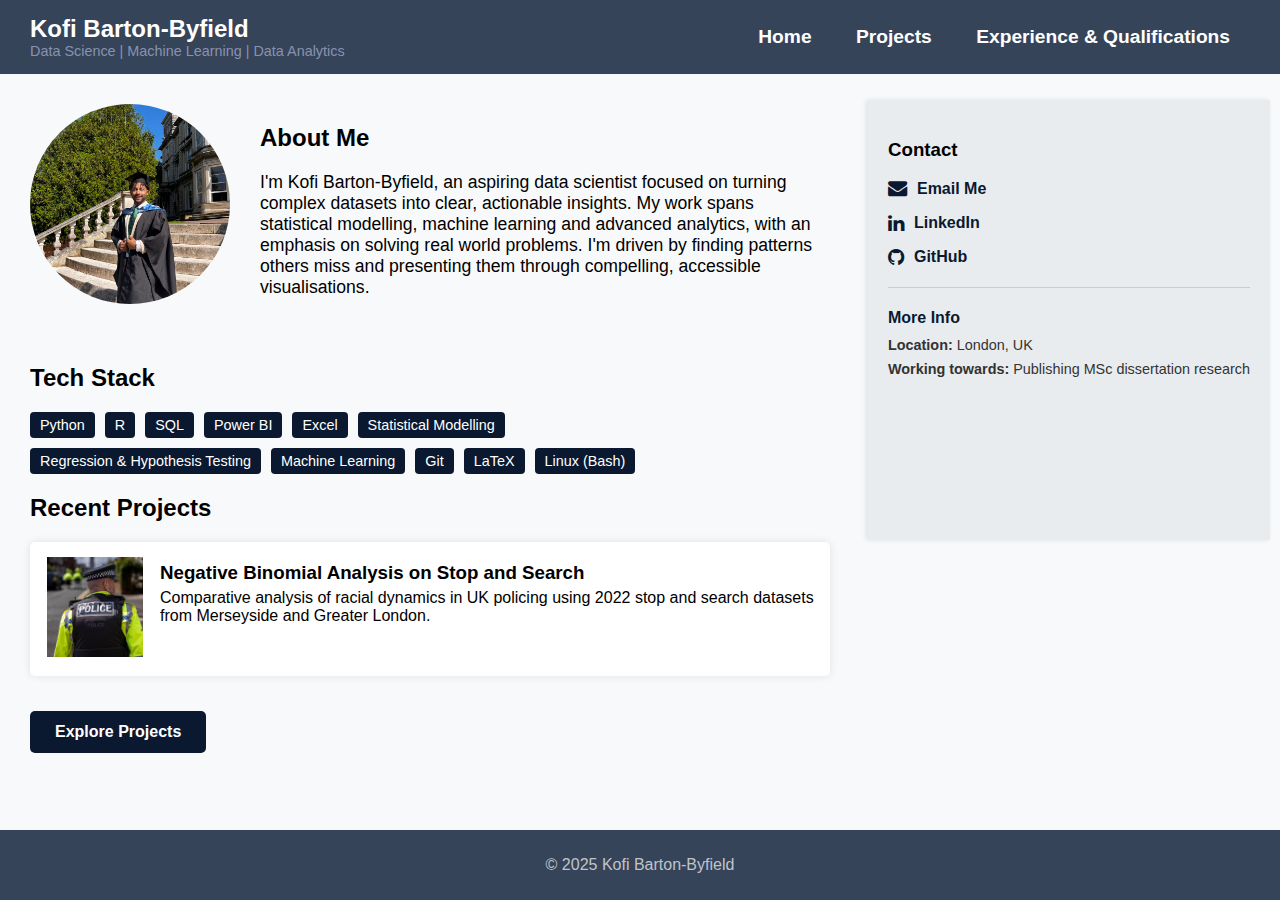
<file: index.html>
<!DOCTYPE html>
<html lang="en">
<head>
    <meta charset="UTF-8">
    <meta name="viewport" content="width=device-width, initial-scale=1.0">
    <title>Kofi Barton-Byfield | Portfolio</title>
    <link rel="stylesheet" href="styles.css">
    <link href="https://cdnjs.cloudflare.com/ajax/libs/font-awesome/4.7.0/css/font-awesome.min.css" rel="stylesheet">
    <link rel="icon" type="image/x-icon" href="Images/k.png">


</head>

<body>
    <header class="main-header">
        <div class="logo-title">
            <h1>Kofi Barton-Byfield</h1>
            <p>Data Science | Machine Learning | Data Analytics</p>
        </div>
        <nav class="main-nav">
            <a href="index.html">Home</a>
            <a href="projects.html">Projects</a>
            <a href="experience.html">Experience & Qualifications</a>
        </nav>
    </header>

       <main class="content">
        <!-- About Me Section -->
        <section class="about-me">
            <div class="about-container">
                <div class="photo-carousel">
                    <img src="Images/kofi_graduation.JPEG" class="active" alt="Kofi Barton-Byfield">
                    <img src="Images/kofi_rugby.jpg" alt="Kofi Barton-Byfield">
                    <img src="Images/kofi_rugby_II.JPEG" alt="Kofi Barton-Byfield">
                </div>
                <div class="about-text">
                    <h2>About Me</h2>
                    <p>
                      I'm Kofi Barton-Byfield, an aspiring data scientist focused on turning complex datasets into clear, actionable insights. My work spans statistical modelling, machine learning and advanced analytics, with an emphasis on solving real world problems. I'm driven by finding patterns others miss and presenting them through compelling, accessible visualisations.
                    </p>
                </div>
            </div>
        </section>

        <!-- Skills Section -->
        <section class="skills">
            <h2>Tech Stack</h2>
            <div class="skills-list">
                <span>Python </span>
                <span>R</span>
                <span>SQL</span>
                <span>Power BI</span>
                <span>Excel</span>
                <span>Statistical Modelling</span>
                <span>Regression & Hypothesis Testing</span>
                <span>Machine Learning</span>
                <span>Git</span>
                <span>LaTeX</span>
                <span>Linux (Bash)</span>
            </div>
        </section>



        <!-- Featured Projects -->
        <section class="featured-projects">
            <h2>Recent Projects</h2>
            <a href="Projects/Dissertation.pdf" class="project-card-link">
                <article class="project-card">
                    <div class="project-icon">
                        <img src="Images/police.jpg" alt="Machine Learning Icon">
                    </div>
                    <div class="project-text">
                        <h3>Negative Binomial Analysis on Stop and Search</h3>
                        <p>Comparative analysis of racial dynamics in UK policing using 2022 stop and search datasets from Merseyside and Greater London.</p>
                    </div>
                </article>
            </a>
        </section>

        <!-- Call to Action -->
        <section class="cta">
            <a href="projects.html" class="cta-button">Explore Projects</a>
        </section>
    </main>

    <!-- Contact Sidebar -->
<aside class="contact-sidebar">
    <h3>Contact</h3>
    <ul class="contact-list">
        <li>
            <a href="mailto:kbartonbyfield@gmail.com" target="_blank">
                <i class="fa fa-envelope" aria-hidden="true"></i> Email Me
            </a>
        </li>
        <li>
            <a href="https://www.linkedin.com/in/kofi-barton-byfield-b7b83a293/" target="_blank">
                <i class="fa fa-linkedin" aria-hidden="true"></i> LinkedIn
            </a>
        </li>
        <li>
            <a href="https://github.com/KofiBartonByfield" target="_blank">
                <i class="fa fa-github" aria-hidden="true"></i> GitHub
            </a>
        </li>
    </ul>


    <hr class="sidebar-divider">

    <div class="sidebar-extra">
        <h4>More Info</h4>
        <ul>
            <li><strong>Location:</strong> London, UK</li>
            <li><strong>Working towards:</strong> Publishing MSc dissertation research</li>
        </ul>
    </div>
              
</aside>

    <footer class="main-footer">
        <p>© 2025 Kofi Barton-Byfield</p>
    </footer>

    <!-- Photo Carousel Script -->
    <script>
        let index = 0;
        const images = document.querySelectorAll('.photo-carousel img');
        function cycleImages() {
            images[index].classList.remove('active');
            index = (index + 1) % images.length;
            images[index].classList.add('active');
        }
        setInterval(cycleImages, 5000);
    </script>
</body>
</html>
</file>
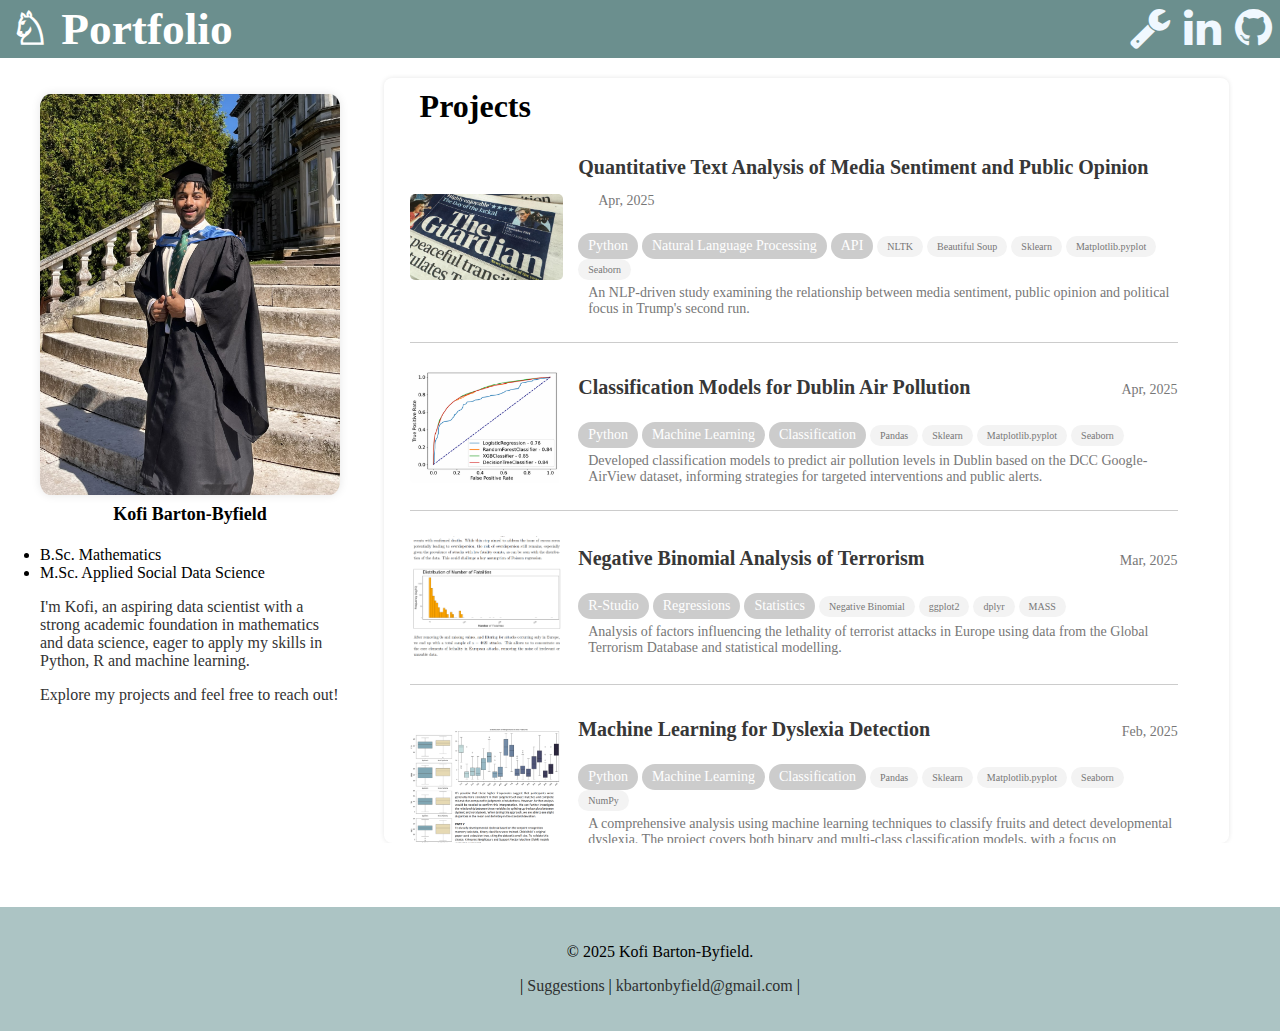
<file: old/index.html>
<html></html>
  <head>
    <meta name="image" property="og:image" content="Pages/preview-image.png">
    <meta http-equiv="refresh" content="0; url=Pages/home.html">
</head>
  <body>
  </body>
</html>
</file>
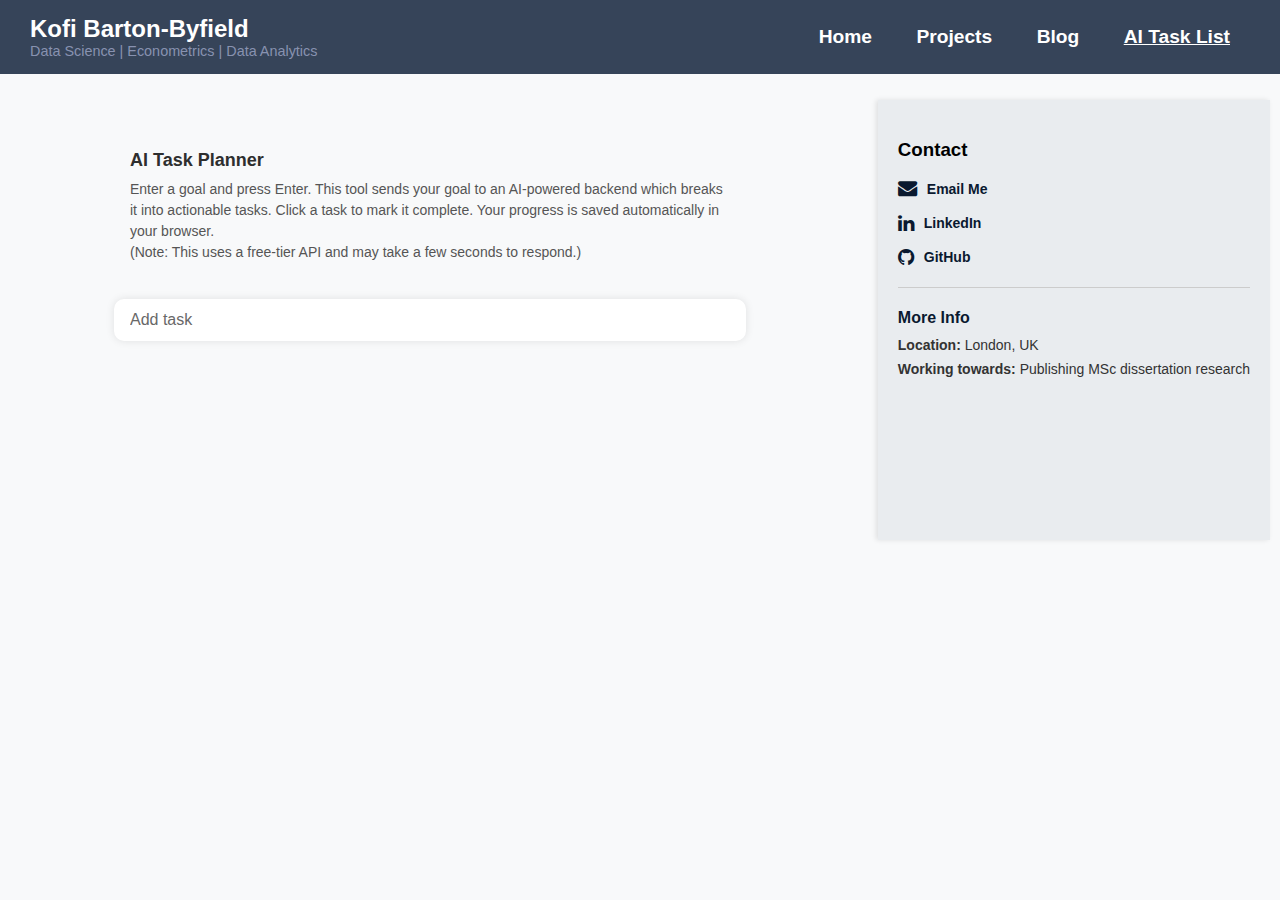
<file: AIList.html>
<!DOCTYPE html>
<html lang="en">
<head>
    <meta charset="UTF-8">
    <meta name="viewport" content="width=device-width, initial-scale=1.0">
    <title>Kofi Barton-Byfield | Portfolio</title>
    <link rel="stylesheet" href="styles.css">
    <link href="https://cdnjs.cloudflare.com/ajax/libs/font-awesome/4.7.0/css/font-awesome.min.css" rel="stylesheet">
    <link rel="icon" type="image/x-icon" href="Images/icon.png">


<style>


    h1 {
      
        color: #fff;
        margin-bottom: 20px;
    }

    .main-header {
        display: flex;
        justify-content: space-between;
        align-items: center;
        background-color: #364459;
        color: #fff;
        padding: 15px 30px;
    }
    #goalInput {
        display: block;
        width: 100%;
        max-width: 600px;
        margin: 20px auto 20px auto;
        padding: 12px 16px;
        font-size: 16px;
        border-radius: 10px;
        border: none;
        outline: none;
        /* background-color: #797878; */
        /* color: #e0e0e0; */
        box-shadow: 0 0 8px rgba(0,0,0,0.1)

    }

    #goalInput::placeholder {
        color: #686868;
    }

    .task-block {
        /* background-color: #162039; */
        border-radius: 8px;
        padding: 5px 15px 15px 15px;
        margin: 10px auto;
        max-width: 600px;
        position: relative;
        transition: transform 0.1s;
        box-shadow: 0 0 8px rgba(0,0,0,0.1)

    }

    .task-block:hover {
        transform: scale(1.01);
    }

    .goal-header {
        display: flex;
        justify-content: space-between;
        align-items: center;
        /* margin-bottom: 10px; */
    }

    .goal-header h3 {
        font-size: 18px;
        color: #2e2e2e;
        margin: 0;
    }

    .delete-btn {
        color: #ff6b6b;
        background: none;
        border: none;
        cursor: pointer;
        font-size: 18px;
        transition: color 0.2s;
    }

    /* .delete-btn:hover {
        color: #ff3b3b;
    } */

    ul { 
        list-style-type: none; 
        padding-left: 0; 
        margin: 0;
    }

    li { 
        margin: 4px 0;
        /* padding: 6px 10px; */
        /* background-color: #1b2a41; */
        border-radius: 6px;
        cursor: pointer;
        font-size: 14px;
        transition: background-color 0.2s;
        color: rgb(102, 102, 102);
    }

    /* li:hover {
        background-color: #0f1928;
    } */

    li.done { 
        text-decoration: line-through; 
        color: #7a8ca3; 
        /* background-color: #0d1420; */
    }

    .spinner {
        border: 4px solid #162039;
        border-top: 4px solid #a3cef1;
        border-radius: 50%;
        width: 30px;
        height: 30px;
        animation: spin 1s linear infinite;
        margin: 10px auto;
    }

    @keyframes spin {
        0% { transform: rotate(0deg);}
        100% { transform: rotate(360deg);}
    }

.intro-panel {
    max-width: 600px;
    margin: 30px auto 20px auto;
    padding: 16px 20px;
    /* background-color: #f5f7fa; */
    border-radius: 10px;
    /* box-shadow: 0 0 8px rgba(0,0,0,0.08); */
}

.intro-panel h2 {
    margin: 0 0 8px 0;
    font-size: 18px;
    color: #2e2e2e;
}

.intro-panel p {
    margin: 0;
    font-size: 14px;
    color: #555;
    line-height: 1.5;
}


</style>
</head>
<body>
    <header class="main-header">
        <div class="logo-title">
            <h1>Kofi Barton-Byfield</h1>
            <p>Data Science | Econometrics | Data Analytics</p>
        </div>
        <nav class="main-nav">
            <a href="index.html">Home</a>
            <a href="projects.html">Projects</a>
            <a href="blogs.html">Blog</a>
            <a href="AIList.html" class="active">AI Task List</a>
        </nav>
        </nav>
    </header>
    <!-- <h1>Start Doing!</h1> -->
    <main class="content">
        <section class="projects">

    <div class="intro-panel">
        <h2>AI Task Planner</h2>
        <p>
            Enter a goal and press Enter. This tool sends your goal to an AI-powered backend
            which breaks it into actionable tasks. Click a task to mark it complete.
            Your progress is saved automatically in your browser.

        </p>
        <p>
            (Note: This uses a free-tier API and may take a few seconds to respond.)
        </p>
    </div>



<input type="text" id="goalInput" placeholder="Add task">

<div id="allTasks"></div>

      </section>
    </main>

 <!-- Contact Sidebar -->
<aside class="contact-sidebar">
    <h3>Contact</h3>
    <ul class="contact-list">
        <li>
            <a href="mailto:kbartonbyfield@gmail.com" target="_blank">
                <i class="fa fa-envelope" aria-hidden="true"></i> Email Me
            </a>
        </li>
        <li>
                <a href="https://www.linkedin.com/in/kofi-barton-byfield-b7b83a293/" target="_blank" rel="noopener noreferrer">
                <i class="fa fa-linkedin" aria-hidden="true"></i> LinkedIn
            </a>
        </li>
        <li>
                <a href="https://github.com/KofiBartonByfield" target="_blank" rel="noopener noreferrer">
                <i class="fa fa-github" aria-hidden="true"></i> GitHub
            </a>
        </li>
    </ul>

  
    <hr class="sidebar-divider">

    <div class="sidebar-extra">
        <h4>More Info</h4>
        <ul>
            <li><strong>Location:</strong> London, UK</li>
            <li><strong>Working towards:</strong> Publishing MSc dissertation research</li>
        </ul>
    </div>
              
</aside>

    <!-- <footer class="main-footer">
        <p>© 2025 Kofi Barton-Byfield</p>
    </footer> -->

<script>
const goalInput = document.getElementById('goalInput');
const allTasks = document.getElementById('allTasks');

// Load saved tasks from localStorage
window.addEventListener('DOMContentLoaded', () => {
    const saved = JSON.parse(localStorage.getItem('goalTasks') || '[]');
    saved.forEach(item => renderGoal(item.goal, item.tasks));
});

goalInput.addEventListener('keypress', function(e) {
    if (e.key === 'Enter') {
        e.preventDefault();
        const goalText = goalInput.value.trim();
        if (!goalText) return;
        addGoal(goalText);
        goalInput.value = '';
    }
});

// Add a new goal and fetch tasks
async function addGoal(goal) {
    const tasks = []; // Initially empty
    renderGoal(goal, tasks, true); // Render immediately with loader

    try {
        const res = await fetch("https://goal-to-action-api.onrender.com/plan", {
            method: "POST",
            headers: { "Content-Type": "application/json" },
            body: JSON.stringify({ goal })
        });
        const data = await res.json();
        updateGoalTasks(goal, data.tasks);
    } catch (err) {
        alert('Failed to fetch tasks. Try again.');
        updateGoalTasks(goal, []);
    }
}

// Render a goal block
function renderGoal(goal, tasks = [], showLoader = false) {
    const block = document.createElement('div');
    block.className = 'task-block';

    const header = document.createElement('div');
    header.className = 'goal-header';

    const goalTitle = document.createElement('h3');
    goalTitle.textContent = goal;

    const deleteBtn = document.createElement('button');
    deleteBtn.className = 'delete-btn';
    deleteBtn.innerHTML = '🗑';
    deleteBtn.onclick = () => {
        block.remove();
        saveTasksToLocalStorage();
    };

    header.appendChild(goalTitle);
    header.appendChild(deleteBtn);
    block.appendChild(header);

    const ul = document.createElement('ul');
    tasks.forEach(task => {
        const li = document.createElement('li');
        li.textContent = task.title || task.order + '. ' + task.title;
        if (task.done) li.classList.add('done');
        li.onclick = () => {
            li.classList.toggle('done');
            saveTasksToLocalStorage();
        };
        ul.appendChild(li);
    });
    block.appendChild(ul);

    if (showLoader) {
        const loader = document.createElement('div');
        loader.className = 'spinner';
        loader.id = 'loader-' + goal;
        block.appendChild(loader);
    }

    allTasks.appendChild(block);
    saveTasksToLocalStorage();
}

// Update tasks for an existing goal
function updateGoalTasks(goal, tasks) {
    const block = Array.from(document.querySelectorAll('.task-block')).find(b => b.querySelector('h3').textContent === goal);
    if (!block) return;

    const loader = block.querySelector('.spinner');
    if (loader) loader.remove();

    const ul = block.querySelector('ul');
    ul.innerHTML = '';
    tasks.forEach((task, i) => {
        const li = document.createElement('li');
        li.textContent = `${i + 1}. ${task.title}`;
        li.onclick = () => {
            li.classList.toggle('done');
            saveTasksToLocalStorage();
        };
        ul.appendChild(li);
    });

    saveTasksToLocalStorage();
}

// Save all goals/tasks to localStorage
function saveTasksToLocalStorage() {
    const blocks = document.querySelectorAll('.task-block');
    const data = Array.from(blocks).map(block => {
        const goal = block.querySelector('h3').textContent;
        const tasks = Array.from(block.querySelectorAll('li')).map(li => ({
            title: li.textContent,
            done: li.classList.contains('done')
        }));
        return { goal, tasks };
    });
    localStorage.setItem('goalTasks', JSON.stringify(data));
}
</script>
</body>
</html>
</file>
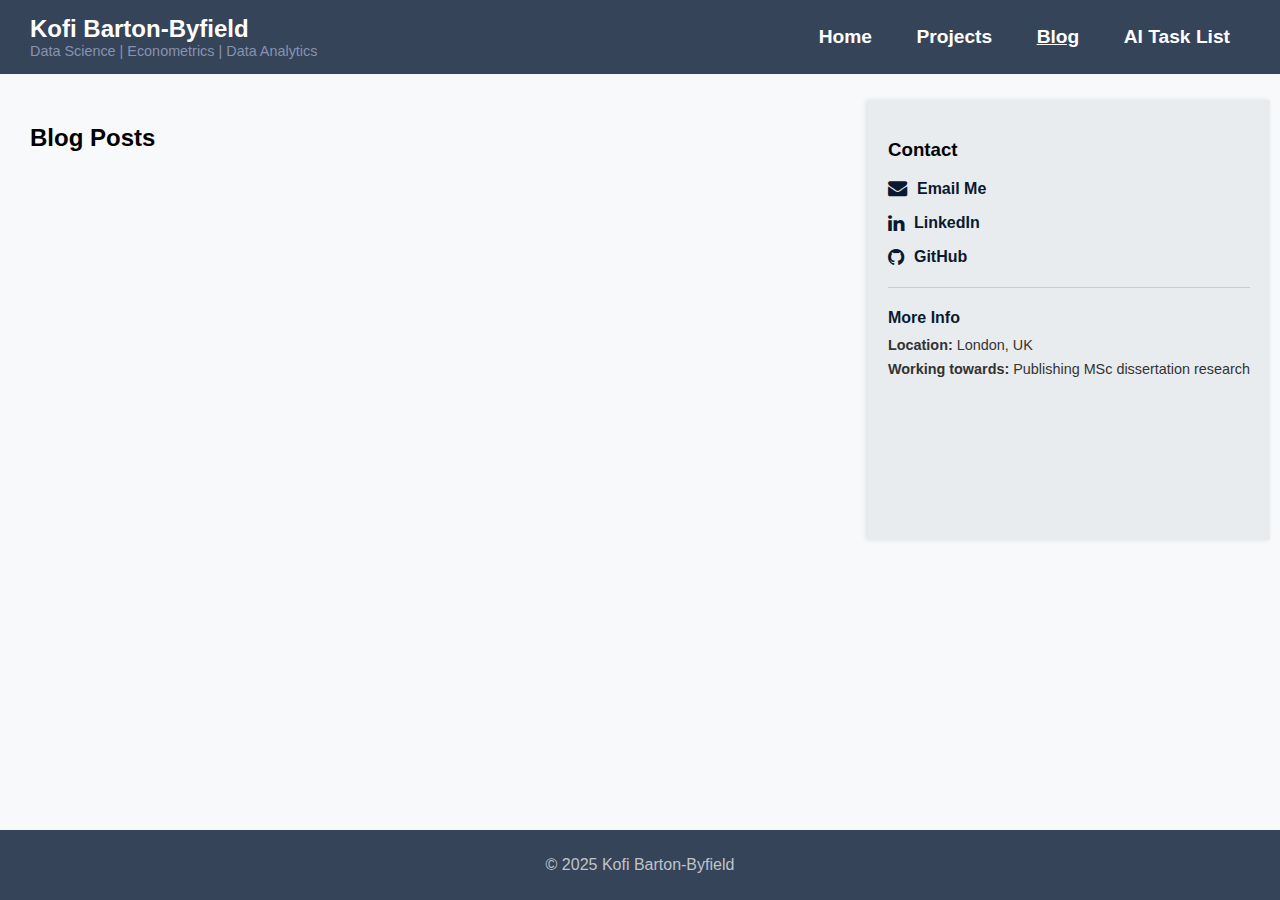
<file: blogs.html>
<!DOCTYPE html>
<html lang="en">
<head>
    <meta charset="UTF-8">
    <meta name="viewport" content="width=device-width, initial-scale=1.0">
    <title>Blogs</title>
    <link rel="stylesheet" href="styles.css">
    <link href="https://cdnjs.cloudflare.com/ajax/libs/font-awesome/4.7.0/css/font-awesome.min.css" rel="stylesheet">
    <link rel="icon" type="image/x-icon" href="Images/icon.png">


</head>
<body>
    <header class="main-header">
        <div class="logo-title">
            <h1>Kofi Barton-Byfield</h1>
            <p>Data Science | Econometrics | Data Analytics</p>
        </div>
        <nav class="main-nav">
            <a href="index.html">Home</a>
            <a href="projects.html">Projects</a>
            <a href="blogs.html" class="active">Blog</a>
            <a href="AIList.html">AI Task List</a>
        </nav>
    </header>

<main class="content">
    <h2>Blog Posts</h2>
    <ul id="blog-list"></ul>
</main>

<script>
const repoOwner = "KofiBartonByfield";
const repoName = "KofiBartonByfield.github.io";
const folderPath = "blogs";

const blogList = document.getElementById("blog-list");

// Format date nicely → 05/09/2025 → 5 Sep 2025
function formatDate(dd, mm, yyyy) {
    const months = ["Jan", "Feb", "Mar", "Apr", "May", "Jun",
                    "Jul", "Aug", "Sep", "Oct", "Nov", "Dec"];
    return `${parseInt(dd)} ${months[parseInt(mm) - 1]} ${yyyy}`;
}

// Convert to Title Case
function toTitleCase(str) {
    return str.replace(/\w\S*/g, (word) => {
        return word.charAt(0).toUpperCase() + word.slice(1);
    });
}

// Fetch blog list
async function fetchBlogList() {
    const url = `https://api.github.com/repos/${repoOwner}/${repoName}/contents/${folderPath}`;
    const response = await fetch(url);
    const data = await response.json();

    const blogs = data
        .filter(file => file.name.endsWith(".txt"))
        .sort((a, b) => {
            const dateA = a.name.match(/_(\d{2})(\d{2})(\d{4})/);
            const dateB = b.name.match(/_(\d{2})(\d{2})(\d{4})/);
            const dA = new Date(`${dateA[3]}-${dateA[2]}-${dateA[1]}`);
            const dB = new Date(`${dateB[3]}-${dateB[2]}-${dateB[1]}`);
            return dB - dA;
        });

    // Display titles and dates
    blogs.forEach(blog => {
        const title = toTitleCase(
            blog.name.replace(/_\d{8}\.txt$/, "").replace(/_/g, " ")
        );
        const dateMatch = blog.name.match(/_(\d{2})(\d{2})(\d{4})/);
        const date = formatDate(dateMatch[1], dateMatch[2], dateMatch[3]);

        const li = document.createElement("li");
        const link = document.createElement("a");
        link.href = `https://github.com/${repoOwner}/${repoName}/blob/main/${folderPath}/${blog.name}`;
        link.target = "_blank";
        link.textContent = `${title} — ${date}`;
        li.appendChild(link);
        blogList.appendChild(li);
    });
}

fetchBlogList();
</script>


    <aside class="contact-sidebar">
        <h3>Contact</h3>
        <ul class="contact-list">
            <li>
                <a href="mailto:kbartonbyfield@gmail.com" target="_blank">
                    <i class="fa fa-envelope" aria-hidden="true"></i> Email Me
                </a>
            </li>
            <li>
                    <a href="https://www.linkedin.com/in/kofi-barton-byfield-b7b83a293/" target="_blank" rel="noopener noreferrer">
                    <i class="fa fa-linkedin" aria-hidden="true"></i> LinkedIn
                </a>
            </li>
            <li>
                    <a href="https://github.com/KofiBartonByfield" target="_blank" rel="noopener noreferrer">
                    <i class="fa fa-github" aria-hidden="true"></i> GitHub
                </a>
            </li>
        </ul>


        <hr class="sidebar-divider">

        <div class="sidebar-extra">
            <h4>More Info</h4>
            <ul>
                <li><strong>Location:</strong> London, UK</li>
                <li><strong>Working towards:</strong> Publishing MSc dissertation research</li>
            </ul>
        </div>
                
    </aside>

    <footer class="main-footer">
        <p>© 2025 Kofi Barton-Byfield</p>
    </footer>
</body>
</html>
</file>
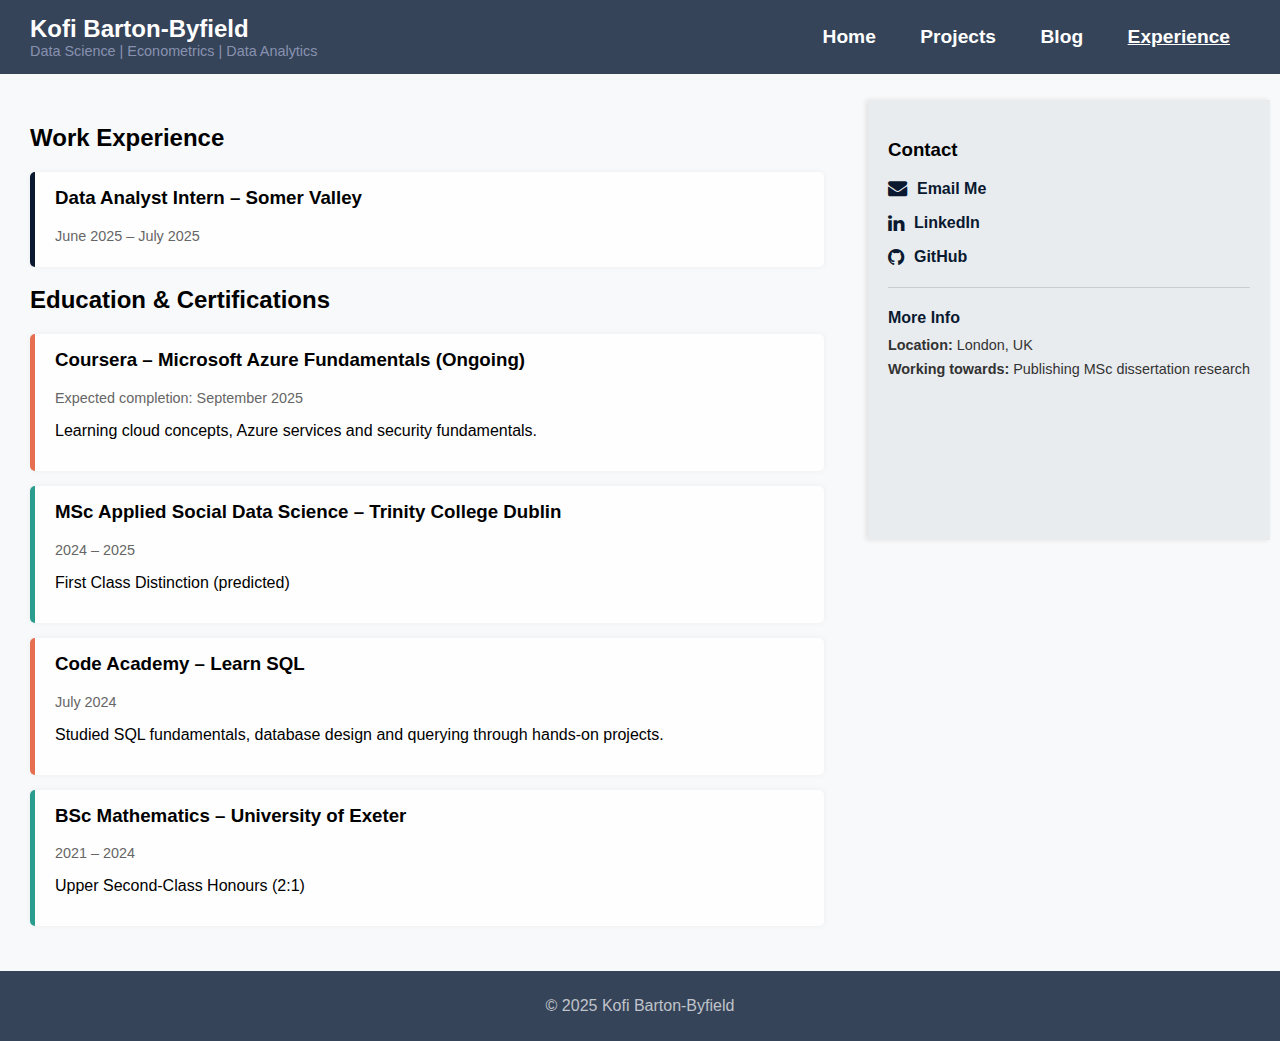
<file: experience.html>
<!DOCTYPE html>
<html lang="en">
<head>
    <meta charset="UTF-8">
    <meta name="viewport" content="width=device-width, initial-scale=1.0">
    <title>Experience & Qualifications</title>
    <link rel="stylesheet" href="styles.css">
    <link href="https://cdnjs.cloudflare.com/ajax/libs/font-awesome/4.7.0/css/font-awesome.min.css" rel="stylesheet">
    <link rel="icon" type="image/x-icon" href="Images/icon.png">


</head>
<style>
/* .experience-item, .qualification-item {
    background: #fefefe;
    border-left: 5px solid #0a192f; 
    padding: 15px;
    margin-bottom: 15px;
    border-radius: 5px;
    box-shadow: 0 0 6px rgba(0,0,0,0.05);
    width:  calc(70% - 100px);


} */


/* Base card style */
.experience-item, .qualification-item {
    background: #fefefe;
    padding: 15px;
    margin-bottom: 15px;
    border-radius: 5px;
    box-shadow: 0 0 6px rgba(0,0,0,0.05);
    padding-left: 20px; /* room for colored border */
    position: relative;
    width:  calc(70% - 100px);

}

/* Colored left border per type */
.experience-item.work {
    border-left: 5px solid #0a192f; /* deep blue for work */
}

.experience-item.uni {
    border-left: 5px solid #2a9d8f; /* teal for university */
}

.experience-item.course {
    border-left: 5px solid #e76f51; /* coral for courses */
}


.experience-item h3, .qualification-item h3 {
    margin-top: 0;
}

.date {
    display: block;
    font-size: 0.9em;
    color: #666;
    margin-bottom: 8px;
}



</style>


<body>
    <header class="main-header">
        <div class="logo-title">
            <h1>Kofi Barton-Byfield</h1>
            <p>Data Science | Econometrics | Data Analytics</p>
        </div>
        <nav class="main-nav">
            <a href="index.html">Home</a>
            <a href="projects.html">Projects</a>
            <a href="blogs.html">Blog</a>
            <a href="experience.html" class="active">Experience</a>
        </nav>
    </header>

<main class="content">
    <section class="experience">
        <h2>Work Experience</h2>
        <article class="experience-item work">
            <h3>Data Analyst Intern – Somer Valley</h3>
            <span class="date">June 2025 – July 2025</span>
            <!-- <p>Worked on [specific project/goal] using [tech stack] to achieve [impact/metrics].</p> -->
        </article>





    </section>

    <section class="qualifications">
        <h2>Education & Certifications</h2>

        <article class="experience-item course">
            <h3>Coursera – Microsoft Azure Fundamentals (Ongoing)</h3>
            <span class="date">Expected completion: September 2025</span>
            <p>Learning cloud concepts, Azure services and security fundamentals.</p>
        </article>

        <article class="experience-item uni">
            <h3>MSc Applied Social Data Science – Trinity College Dublin</h3>
            <span class="date">2024 – 2025</span>
            <p>First Class Distinction (predicted)</p>
        </article>
        <article class="experience-item course">
            <h3>Code Academy – Learn SQL</h3>
            <span class="date">July 2024</span>
            <p>Studied SQL fundamentals, database design and querying through hands-on projects.</p>
        </article>
        <article class="experience-item uni">
            <h3>BSc Mathematics – University of Exeter</h3>
            <span class="date">2021 – 2024</span>
            <p>Upper Second-Class Honours (2:1)</p>
        </article>
    </section>
</main>


    <!-- Contact Sidebar -->
<aside class="contact-sidebar">
    <h3>Contact</h3>
    <ul class="contact-list">
        <li>
            <a href="mailto:kbartonbyfield@gmail.com" target="_blank">
                <i class="fa fa-envelope" aria-hidden="true"></i> Email Me
            </a>
        </li>
        <li>
            <a href="https://www.linkedin.com/in/kofi-barton-byfield-b7b83a293/" target="_blank">
                <i class="fa fa-linkedin" aria-hidden="true"></i> LinkedIn
            </a>
        </li>
        <li>
            <a href="https://github.com/KofiBartonByfield" target="_blank">
                <i class="fa fa-github" aria-hidden="true"></i> GitHub
            </a>
        </li>
    </ul>


    <hr class="sidebar-divider">

    <div class="sidebar-extra">
        <h4>More Info</h4>
        <ul>
            <li><strong>Location:</strong> London, UK</li>
            <li><strong>Working towards:</strong> Publishing MSc dissertation research</li>
        </ul>
    </div>
              
</aside>

    <footer class="main-footer">
        <p>© 2025 Kofi Barton-Byfield</p>
    </footer>


</body>
</html>
</file>
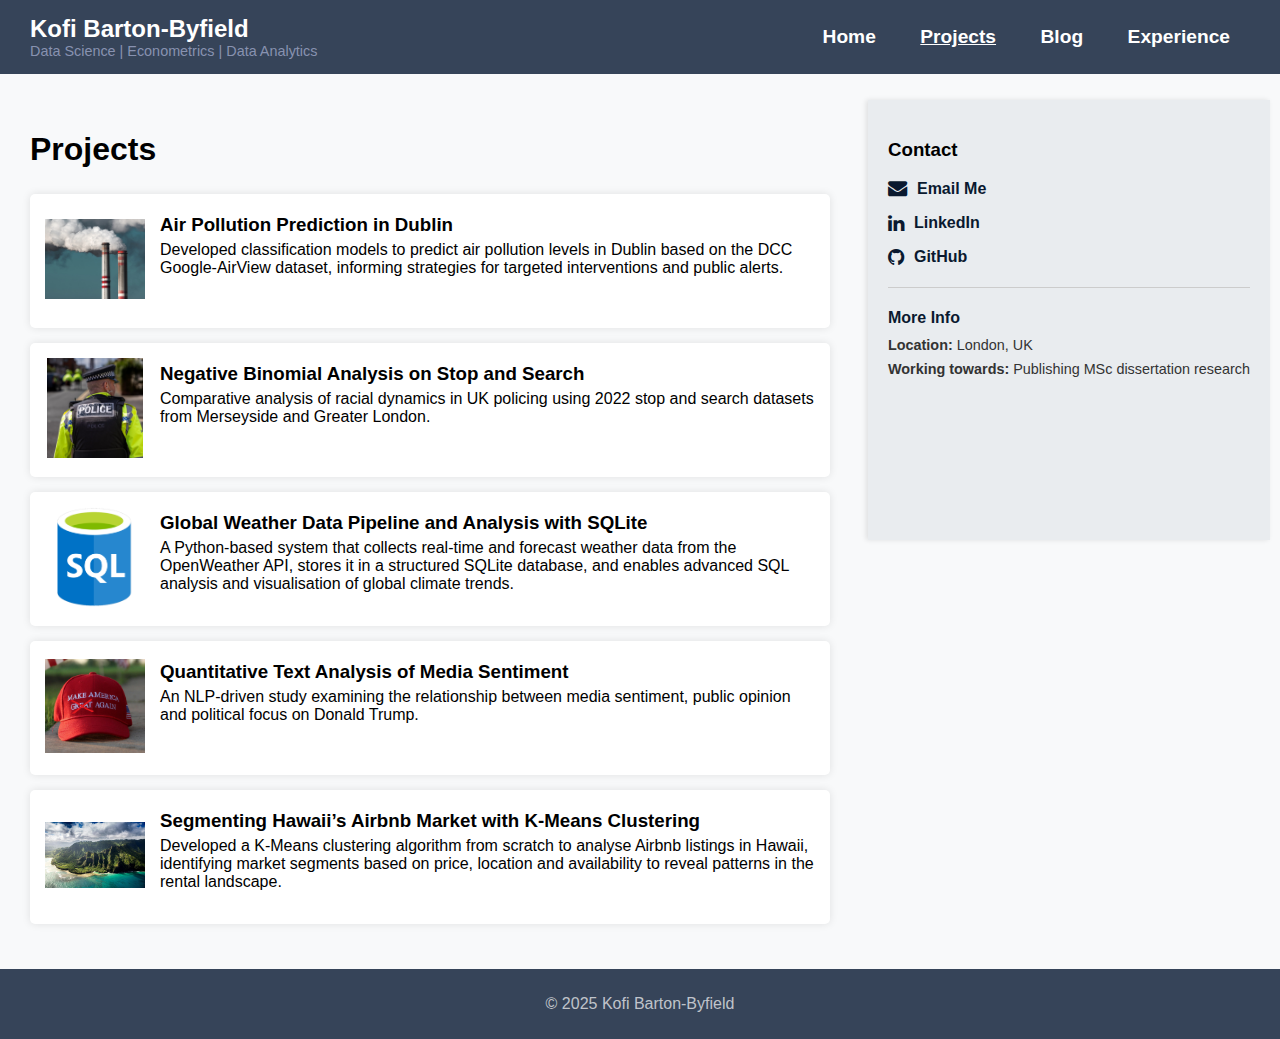
<file: projects.html>
<!DOCTYPE html>
<html lang="en">
<head>
    <meta charset="UTF-8">
    <meta name="viewport" content="width=device-width, initial-scale=1.0">
    <title>Projects</title>
    <link rel="stylesheet" href="styles.css">
    <link href="https://cdnjs.cloudflare.com/ajax/libs/font-awesome/4.7.0/css/font-awesome.min.css" rel="stylesheet">
    <link rel="icon" type="image/x-icon" href="Images/k.png">


</head>
<body>
    <header class="main-header">
        <div class="logo-title">
            <h1>Kofi Barton-Byfield</h1>
            <p>Data Science | Econometrics | Data Analytics</p>
        </div>
        <nav class="main-nav">
            <a href="index.html">Home</a>
            <a href="projects.html" class="active">Projects</a>
            <a href="blogs.html">Blog</a>
            <a href="experience.html">Experience</a>
        </nav>
    </header>

    <main class="content">
        <section class="projects">
            <h2>Projects</h2>
            <a href="Projects/Dublin_pollution.pdf" class="project-card-link">
                <article class="project-card">
                    <div class="project-icon">
                        <img src="Images/aip_pollution.jpg" alt="Police Icon">
                    </div>
                    <div class="project-text">
                        <h3>Air Pollution Prediction in Dublin</h3>
                        <p>Developed classification models to predict air pollution levels in Dublin based on the DCC Google-AirView dataset, informing strategies for targeted interventions and public alerts.</p>
                    </div>
                </article>
            </a>
            <a href="Projects/Dissertation.pdf" class="project-card-link">
                <article class="project-card">
                    <div class="project-icon">
                        <img src="Images/police.jpg" alt="Police Icon">
                    </div>
                    <div class="project-text">
                        <h3>Negative Binomial Analysis on Stop and Search</h3>
                        <p>Comparative analysis of racial dynamics in UK policing using 2022 stop and search datasets from Merseyside and Greater London.</p>
                    </div>
                </article>
            </a>
            <a href="Projects/SQL_weather.html" class="project-card-link">
                <article class="project-card">
                    <div class="project-icon">
                        <img src="Images/sql.png" alt="SQL Icon">
                    </div>
                    <div class="project-text">
                        <h3>Global Weather Data Pipeline and Analysis with SQLite</h3>
                        <p>A Python-based system that collects real-time and forecast weather data from the OpenWeather API, stores it in a structured SQLite database, and enables advanced SQL analysis and visualisation of global climate trends.</p>
                    </div>
                </article>
            </a>

            <a href="Projects/Trump.pdf" class="project-card-link">
                <article class="project-card">
                    <div class="project-icon">
                        <img src="Images/trump.png" alt="NLP Icon">
                    </div>
                    <div class="project-text">
                        <h3>Quantitative Text Analysis of Media Sentiment</h3>
                        <p>An NLP-driven study examining the relationship between media sentiment, public opinion and political focus on Donald Trump.</p>
                    </div>
                </article>
            </a>
            <a href="Projects/Hawaii.html" class="project-card-link">
                <article class="project-card">
                    <div class="project-icon">
                        <img src="Images/hawaii.jpg" alt="SQL Icon">
                    </div>
                    <div class="project-text">
                        <h3>Segmenting Hawaii’s Airbnb Market with K-Means Clustering</h3>
                        <p>Developed a K-Means clustering algorithm from scratch to analyse Airbnb listings in Hawaii, identifying market segments based on price, location and availability to reveal patterns in the rental landscape.</p>
                    </div>
                </article>
            </a>


        </section>
    </main>

    <aside class="contact-sidebar">
        <h3>Contact</h3>
        <ul class="contact-list">
            <li>
                <a href="mailto:kbartonbyfield@gmail.com" target="_blank">
                    <i class="fa fa-envelope" aria-hidden="true"></i> Email Me
                </a>
            </li>
            <li>
                <a href="https://www.linkedin.com/in/kofi-barton-byfield-b7b83a293/" target="_blank">
                    <i class="fa fa-linkedin" aria-hidden="true"></i> LinkedIn
                </a>
            </li>
            <li>
                <a href="https://github.com/KofiBartonByfield" target="_blank">
                    <i class="fa fa-github" aria-hidden="true"></i> GitHub
                </a>
            </li>
        </ul>


        <hr class="sidebar-divider">

        <div class="sidebar-extra">
            <h4>More Info</h4>
            <ul>
                <li><strong>Location:</strong> London, UK</li>
                <li><strong>Working towards:</strong> Publishing MSc dissertation research</li>
            </ul>
        </div>
                
    </aside>

    <footer class="main-footer">
        <p>© 2025 Kofi Barton-Byfield</p>
    </footer>
</body>
</html>
</file>
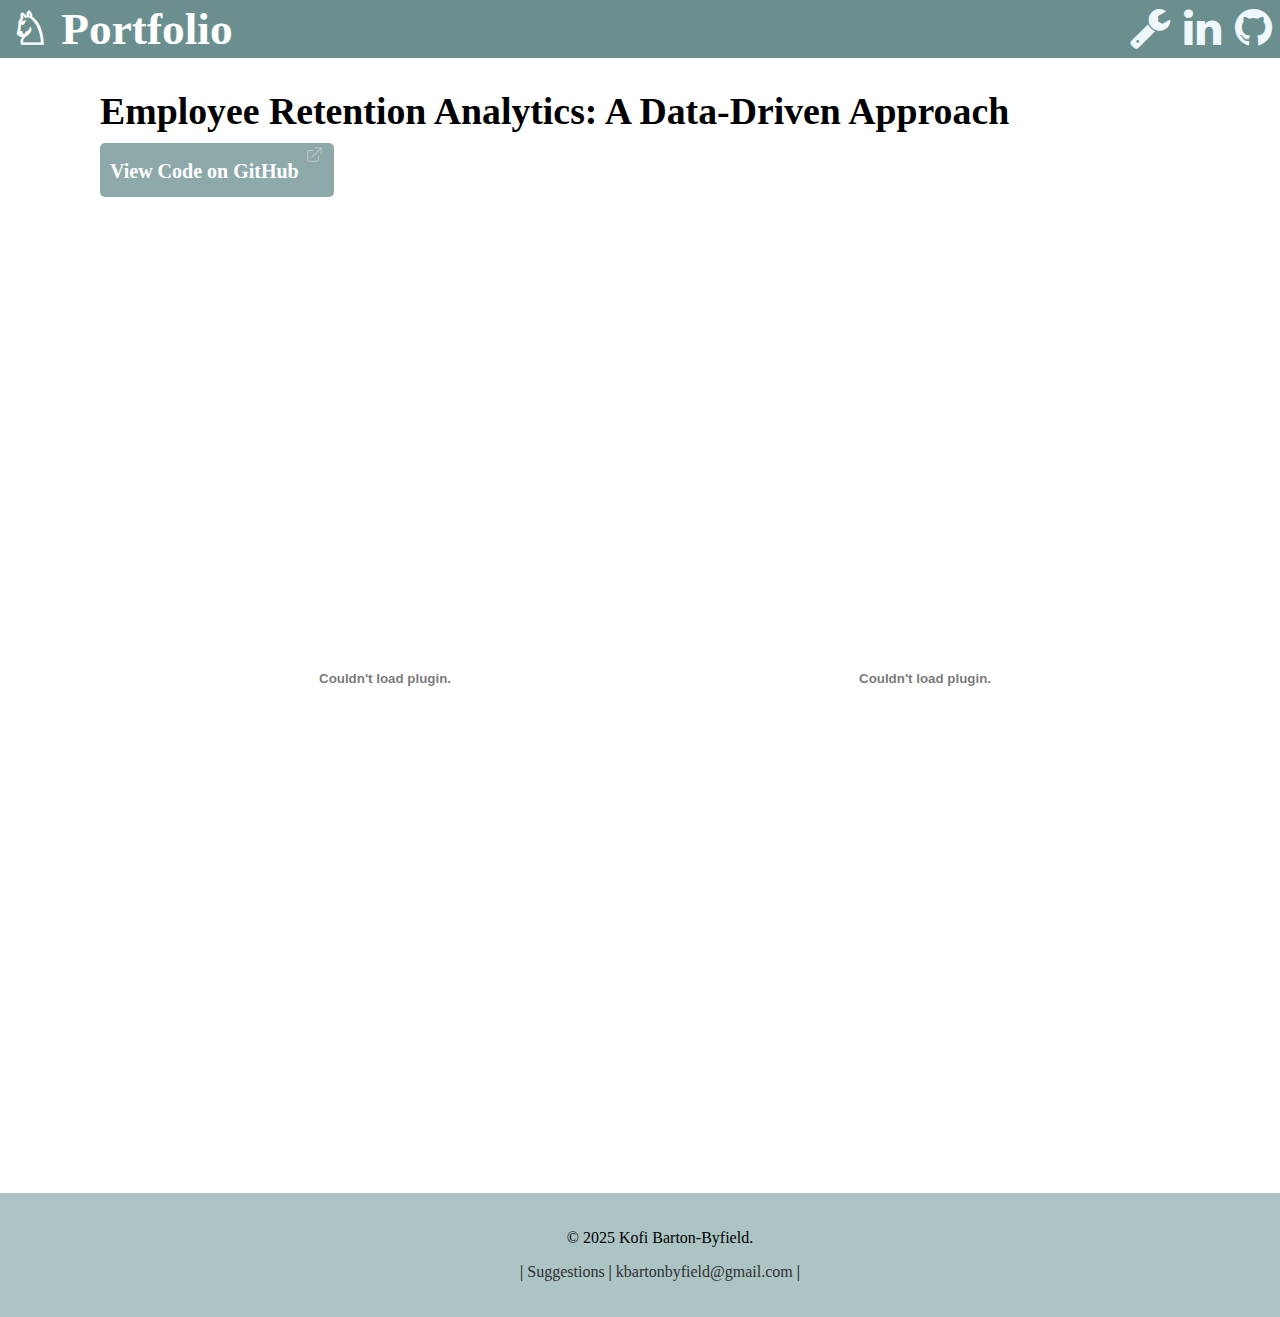
<file: old/Pages/business_analytic_exe.html>
<!DOCTYPE html>
<html lang="en">
<head>
    <script src="../Java_Scripts/head.js"></script>
</head>
<body>
   
     
    <!--Header-->
    <div id="header-placeholder"></div>


    <!-- Title Above the PDF -->
    <h2 style="text-align:left; font-size: 1cm; margin-left: 100px;">
        Employee Retention Analytics: A Data-Driven Approach
        
        <div class="pdf-text">
            <a href="https://github.com/KofiBartonByfield/Data-Analytics-Coursework" target="_blank">View Code on GitHub
                <img class="new-tab-icon" src="../Images/Logo/new tab.png" alt="new-tab" > 
            </a>
            
        </div>

    </h2>
    

    

    <div class="pdf-wrapper">
        <object class="half_pdf_container"
            data="../PDFs/employee_retention.html"
            type="application/pdf"
            width="80%"
            height="90%"
            toolbar=0>
        </object>

        <object class="half_pdf_container"
        data="../PDFs/employee_retention_code.html"
        type="application/pdf"
        width="80%"
        height="90%"
        toolbar=0>
    </object>
    </div>


            
    


    <div id="footer-placeholder"></div>

</body>
</html>
</file>
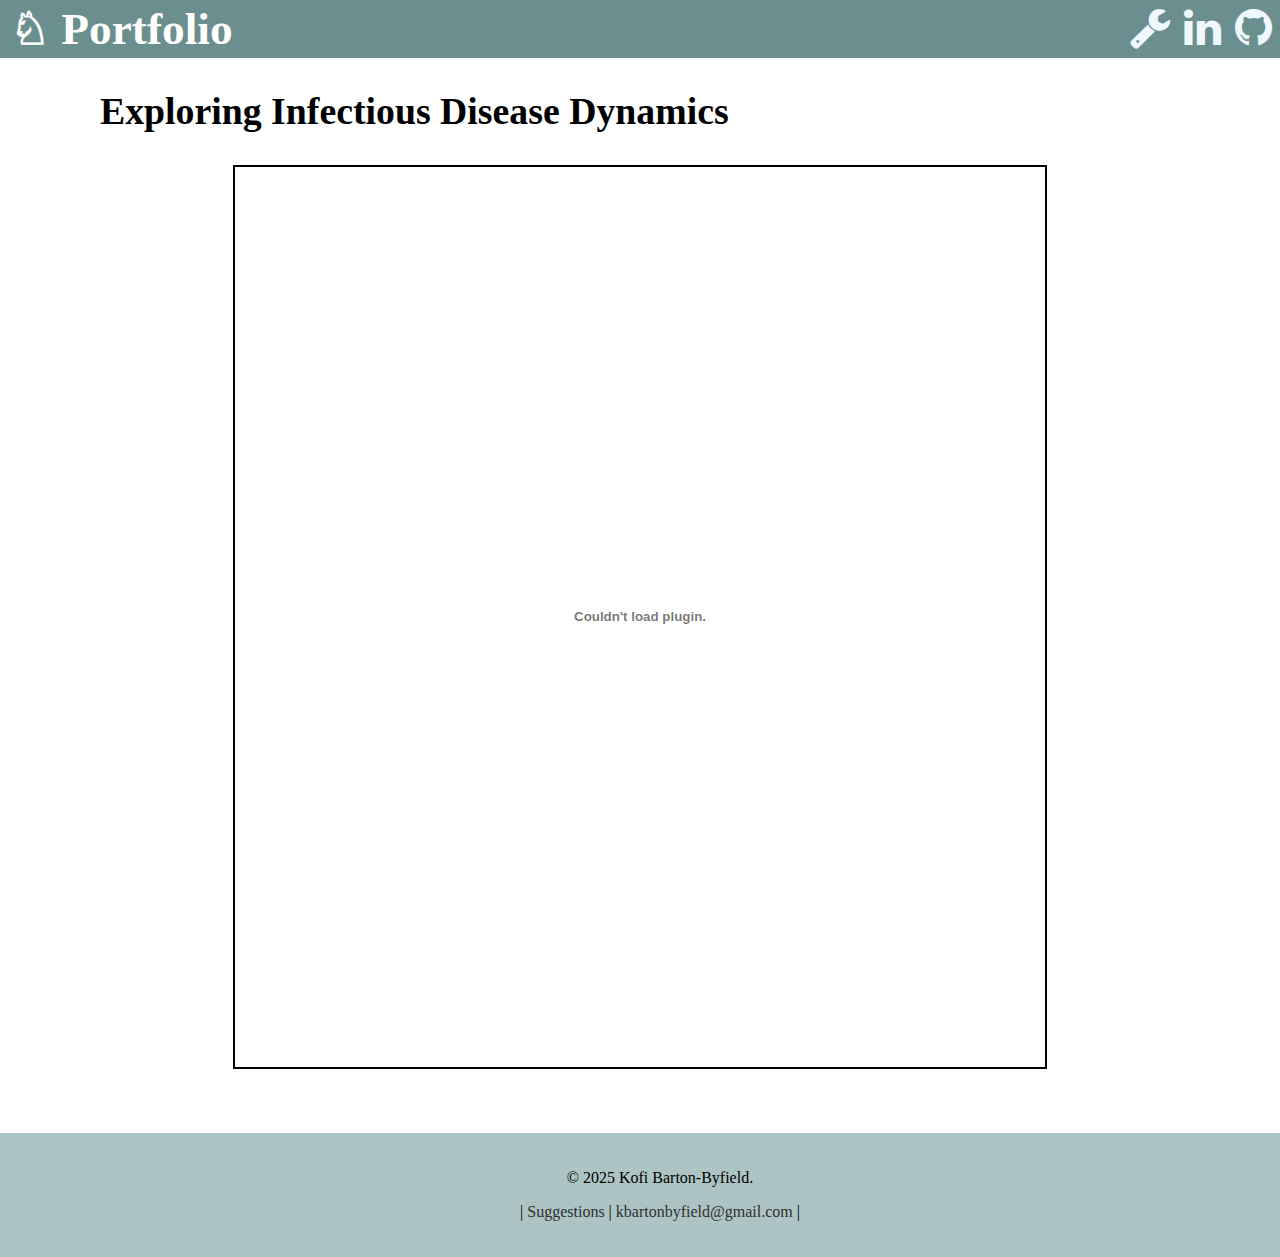
<file: old/Pages/CDN_Exeter.html>
<!DOCTYPE html>
<html lang="en">
<head>
    <script src="../Java_Scripts/head.js"></script>
</head>

<body>
    <!--Header-->
    <div id="header-placeholder"></div>

    <!-- Title Above the PDF -->
    <h2 style="text-align:left; font-size: 1cm; margin-left: 100px;">
        Exploring Infectious Disease Dynamics             
    </h2>
        

        

    <div class="pdf-wrapper">
        <object class="pdf-container"
            data="../PDFs/CND_cw1.pdf"
            type="application/pdf"
            width="80%"
            height="90%"
            toolbar=0>
            
        </object>
    </div>

    <div id="footer-placeholder"></div>

</body>
</html>
</file>
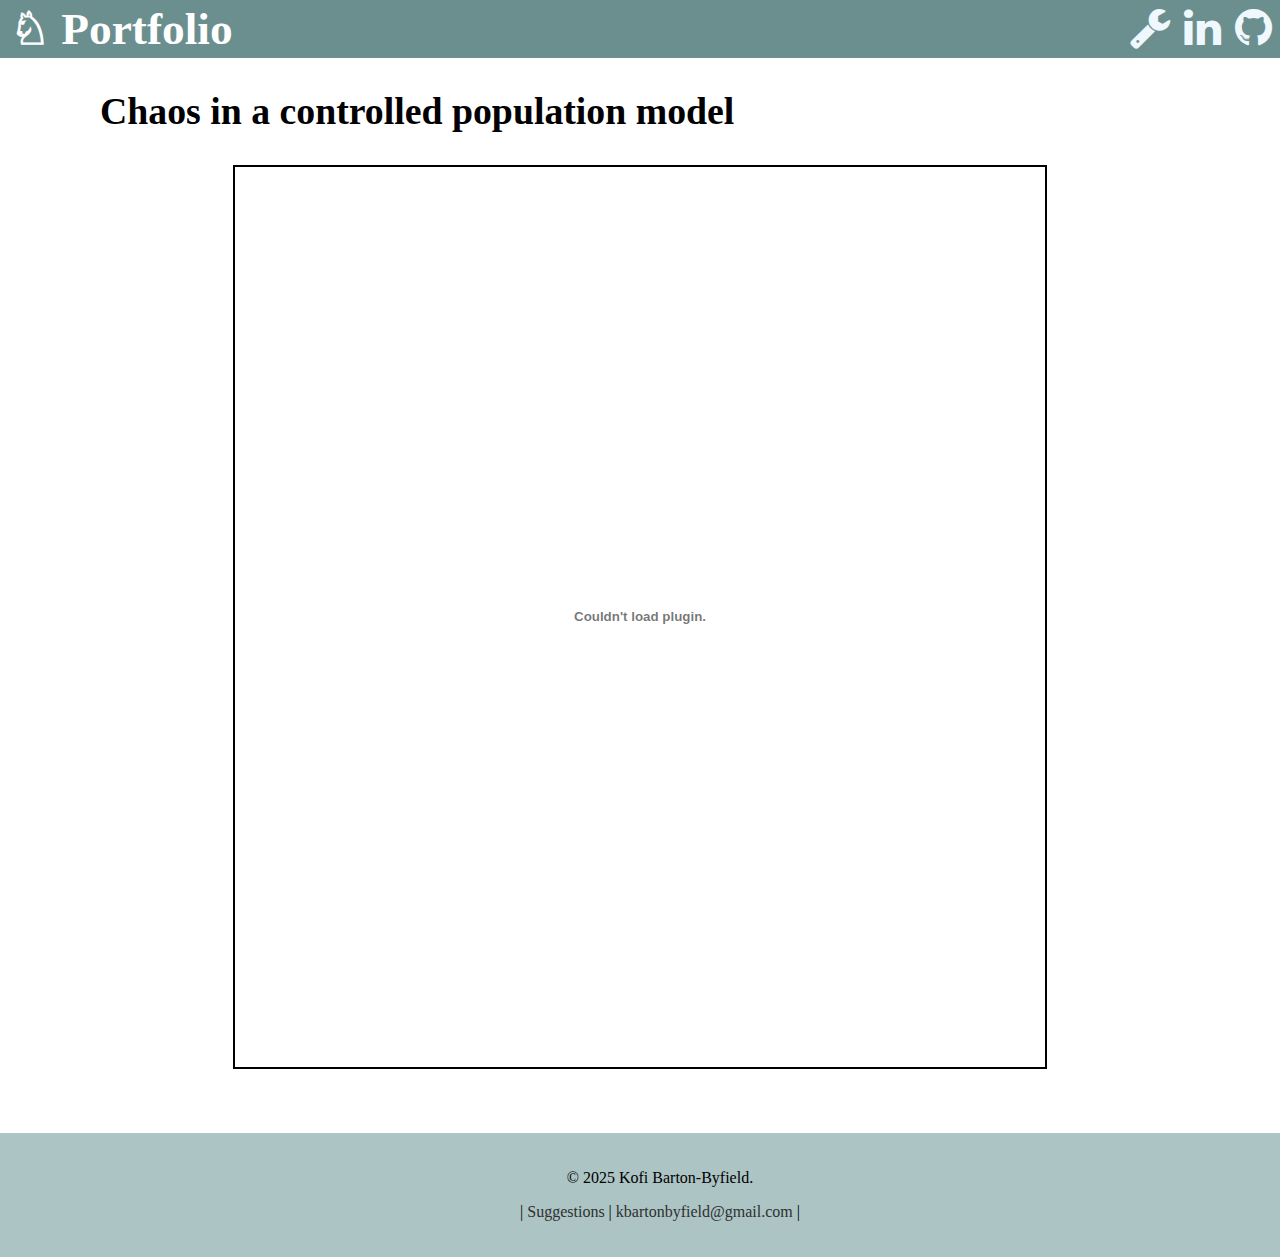
<file: old/Pages/CDN_Exeter_2.html>
<!DOCTYPE html>
<html lang="en">

<head>
    <script src="../Java_Scripts/head.js"></script>
</head>


<body>
   

    <!--Header-->
    <div id="header-placeholder"></div>

    <!-- Title Above the PDF -->
    <h2 style="text-align:left; font-size: 1cm; margin-left: 100px;">
        Chaos in a controlled population model             
        

    </h2>
        

        

        <div class="pdf-wrapper">
            <object class="pdf-container"
                data="../PDFs/CND_cw2.pdf"
                type="application/pdf"
                width="80%"
                height="90%"
                toolbar=0>
                
            </object>
        </div>
 

        <div id="footer-placeholder"></div>


</body>
</html>
</file>
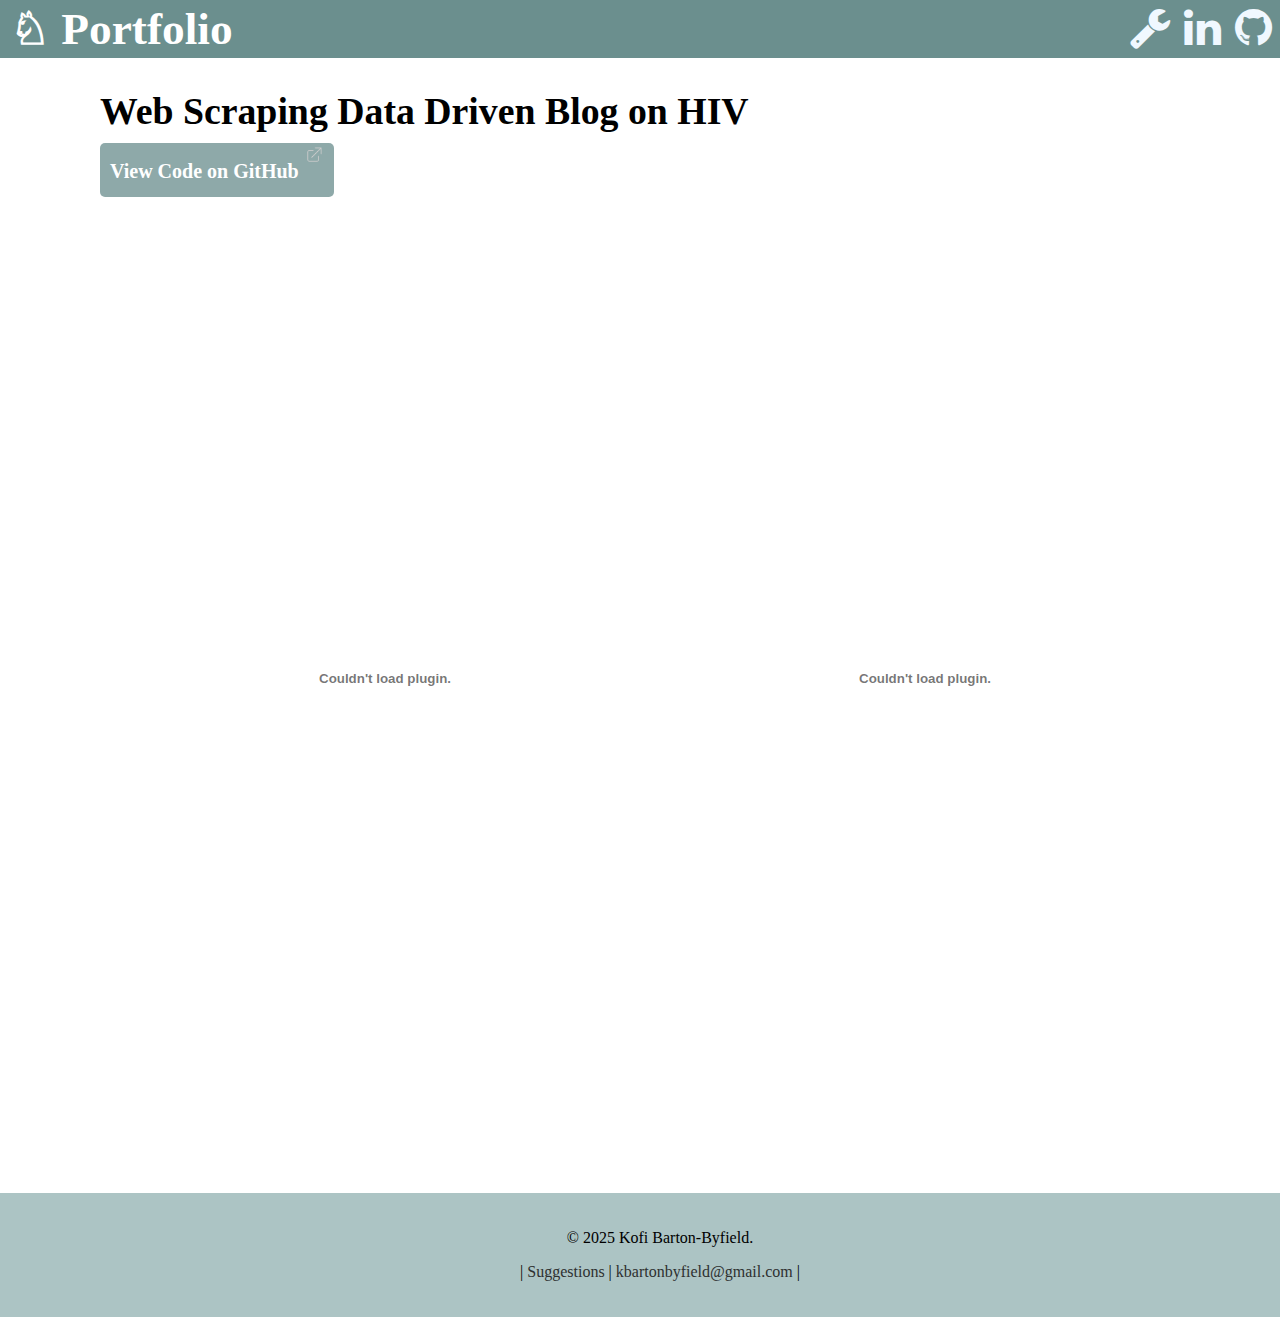
<file: old/Pages/Data_Blog_on_HIV.html>
<!DOCTYPE html>
<html lang="en">
<head>
    <script src="../Java_Scripts/head.js"></script>
</head>

<body>
   
       
    <!--Header-->
    <div id="header-placeholder"></div>

    <!-- Title Above the PDF -->
    <h2 style="text-align:left; font-size: 1cm; margin-left: 100px;">
        Web Scraping Data Driven Blog on HIV
        
        
        <div class="pdf-text">
            <a href="https://github.com/KofiBartonByfield/Data-Driven-Blog-Post-on-HIV-AIDs" target="_blank">View Code on GitHub
                <img class="new-tab-icon" src="../Images/Logo/new tab.png" alt="new-tab" > 
            </a>
        </div>

    </h2>
        

    <div class="pdf-wrapper">

        <object class="half_pdf_container"
            data="../PDFs/Blog Post.pdf"
            type="application/pdf"
            width="80%"
            height="90%"
            toolbar=0>
        </object>

        <object class="half_pdf_container"
        data="../PDFs/blog_code.html"
        type="application/pdf"
        width="80%"
        height="90%"
        toolbar=0>
        </object>

    </div>

    

    <div id="footer-placeholder"></div>

</body>
</html>
</file>
<file: styles.css>
body {
    font-family: Arial, sans-serif;
    margin: 0;
    display: flex;
    flex-direction: column;
    min-height: 100vh;
    background-color: #f8f9fa;
}

html {
    overflow-y: scroll; 
    overflow-x: hidden;

}


.main-header {
    display: flex;
    justify-content: space-between;
    align-items: center;
    background-color: #364459;
    color: #fff;
    padding: 15px 30px;
}

.logo-title h1 {
    margin: 0;
    font-size: 1.5rem;
}

.logo-title p {
    margin: 0;
    font-size: 0.9rem;
    color: #8892b0;
}



.main-nav {
    padding-right: 20px;
}


.main-nav a {
    color: #fff;
    margin-left: 40px;
    text-decoration: none;
    font-weight: bold;
    font-size: 1.2rem;

}

.main-nav a:hover,
.main-nav a.active {
    text-decoration: underline;
}

.content {
    flex: 1;
    padding: 30px;
    /* margin-right: 250px;  */

}

.about-me,
.projects {
    max-width: 800px;
}

.project-card {
    background: white;
    padding: 15px;
    margin-bottom: 15px;
    border-radius: 5px;
    box-shadow: 0 0 8px rgba(0,0,0,0.1);
}

.contact-sidebar {
    position:absolute;
    top: 100px;
    right: 10px;
    width: auto;
    background-color: #e9ecef;
    padding: 20px;
    height: calc(100% - 500px);
    box-shadow: -2px 0 5px rgba(0,0,0,0.1);
    min-height: 250px;
}

/* .contact-sidebar {
    position: fixed;
    top: 80px;
    right: 0;
    width: 220px;
    background-color: #e9ecef;
    padding: 20px;
    height: calc(100% - 80px);
    box-shadow: -2px 0 5px rgba(0,0,0,0.1);
} */

.contact-list {
    list-style: none;
    padding: 0;
    margin: 0;
}

.contact-list li {
    margin-bottom: 15px;
}

.contact-list a {
    display: flex;
    align-items: center;
    text-decoration: none;
    color: #0a192f;
    font-weight: bold;
    transition: color 0.3s ease;
}

.contact-list a i {
    font-size: 1.2rem;
    margin-right: 10px;
    color: #0a192f;
    transition: color 0.3s ease;
}

.contact-list a:hover {
    color: #0077b5; /* LinkedIn blue as default hover */
}

.contact-list a:hover i {
    color: #0077b5;
}


/* ---------*/



.sidebar-divider {
    border: 0;
    border-top: 1px solid #ccc;
    margin: 20px 0;
}

.sidebar-extra h4 {
    margin-bottom: 10px;
    font-size: 1rem;
    color: #0a192f;
}

.sidebar-extra ul {
    list-style: none;
    padding: 0;
    margin: 0;
    font-size: 0.9rem;
}

.sidebar-extra ul li {
    margin-bottom: 8px;
    color: #333;
}



/* ------------------------------------------ */
.main-footer {
    text-align: center;
    background-color: #364459;
    color: #ffffffb2;
    padding: 10px 0;
}

/* -------------------------------- */
.about-container {
    display: flex;
    align-items: flex-start;
    gap: 30px;
    margin-bottom: 40px;
    flex-wrap: wrap; /* ensures mobile responsiveness */
}

.photo-carousel {
    flex: 0 0 250px; /* fixed width for carousel */
    height: 250px;
    overflow: hidden;
    border-radius: 50%;
    position: relative;
}

.about-text {
    flex: 1; /* takes remaining space */
}
.about-text p{
    font-size: 1.1rem;
}
.photo-carousel img {
    position: absolute;
    width: 100%;
    height: 100%;
    object-fit: cover;
    opacity: 0;
    transition: opacity 1s;
}

.photo-carousel img.active {
    opacity: 1;
}

/* ---------------------------------------------- */

/* Photo carousel */
.photo-carousel {
    max-width: 200px;
    height: 200px;
    overflow: hidden;
    border-radius: 50%;
    margin-bottom: 20px;
    position: relative;
}

.photo-carousel img {
    position: absolute;
    width: 100%;
    height: 100%;
    object-fit: cover;
    opacity: 0;
    transition: opacity 1s;
}

.photo-carousel img.active {
    opacity: 1;
}
/* ------------------------------------------- */

/* Skills */
.skills-list {
    display: flex;
    flex-wrap: wrap;
    gap: 10px;
    max-width: 700px;
}

.skills-list span {
    background-color: #0a192f;
    color: #fff;
    padding: 5px 10px;
    border-radius: 4px;
    font-size: 0.9rem;
}

/* --------------------------------------------------------- */

/* Featured Projects */
.featured-projects .featured-project-card {
    display: flex;
    align-items: flex-start;
    gap: 15px;
    background: white;
    /* padding: 15px; */
    margin-bottom: 15px;
    border-radius: 5px;
    box-shadow: 0 0 8px rgba(0,0,0,0.1)
}


.featured-projects{
    max-width: 800px;
    width:  calc(100% - 100px);
}

.featured-projects .featured-project-card a {
    display: inline-block;
    margin-top: 10px;
    color: #0a192f;
    text-decoration: none;
    font-weight: bold;
}

.featured-projects .featured-project-card a:hover {
    text-decoration: underline;

}

/* Call to Action Button */
.cta-button {
    display: inline-block;
    padding: 12px 25px;
    background-color: #0a192f;
    color: white;
    text-decoration: none;
    border-radius: 5px;
    font-weight: bold;
    margin-top: 20px;
}

.cta-button:hover {
    background-color: #112240;
}
/* ---------------------------- */

.project-card {
    display: flex;
    align-items: flex-start;
    gap: 15px;
    background: white;
    /* padding: 15px; */
    margin-bottom: 15px;
    border-radius: 5px;
    box-shadow: 0 0 8px rgba(0,0,0,0.1);
    width:  calc(100%-100px);
    
}

.project-card img {
    width: 100px;   /* size of the icon */
    height: 100px;
    object-fit: contain;
}

.project-text h3 {
    margin-top: 5px;
    margin-bottom: 5px;
}

.project-text p {
    margin: 0;
}

.projects h2{
    font-size: 2rem;
}


/* .featured-project-card img {    
    width: 100px;   /* size of the icon */
    /* height: 100px; */
    /* object-fit: contain; */
/* } */ 

.project-card-link {
    text-decoration: none;
    color: inherit;
    display: block;
}
</file>
